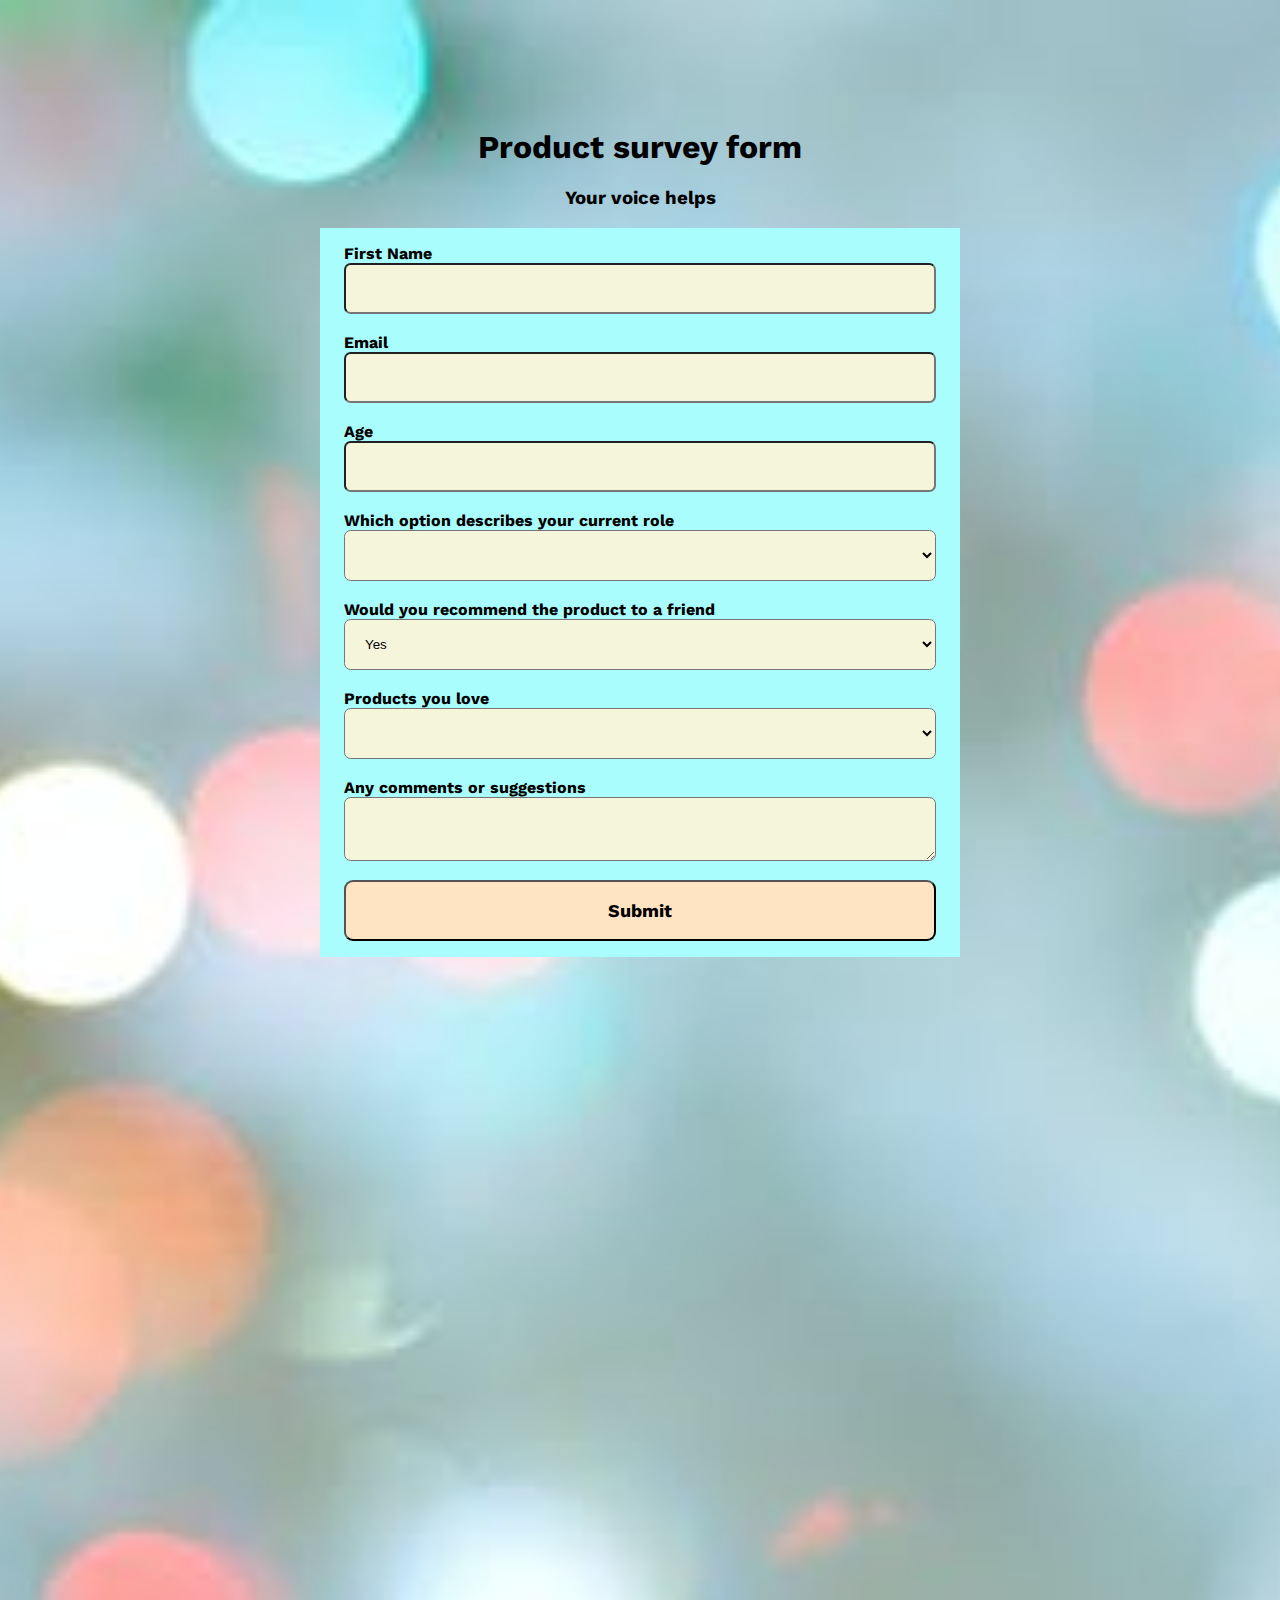
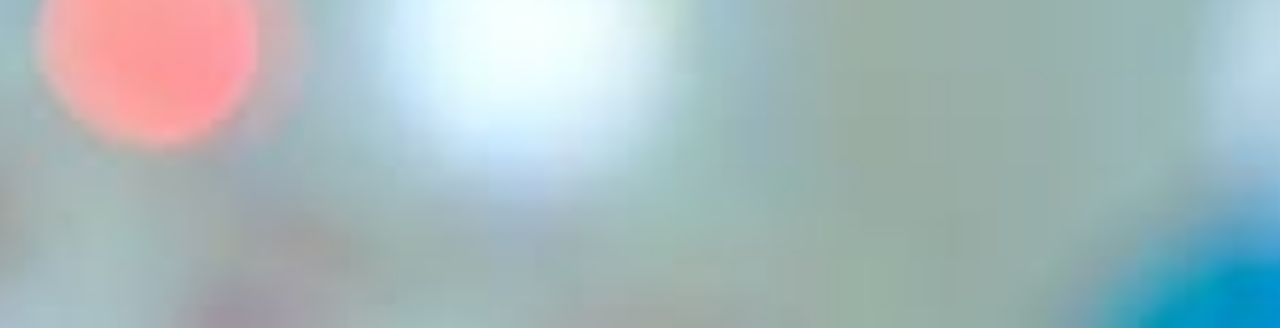
<file: Date.html>
<html>
  <head>
    <meta name="viewport" content="width=device-width, initial-scale=1.0" />
    <link rel="preconnect" href="https://fonts.gstatic.com" />
    <link
      href="https://fonts.googleapis.com/css2?family=Work+Sans&display=swap"
      rel="stylesheet"
    />
    <link rel="stylesheet" href="date.css" />
  </head>
  <body>
    <main>
      <div class="header-container">
        <h1>Product survey form</h1>
        <h3>Your voice helps</h3>
      </div>
      <div class="form-container">
        <form class="form-data">
          <label for="fname">First Name</label>
          <input
            class="amazing-input"
            type="text"
            id="fname"
            name="fname"
          /><br />

          <label for="email">Email</label>
          <input
            class="amazing-input"
            type="email"
            id="email"
            name="email"
          /><br />
          <label for="age">Age</label>
          <input
            class="amazing-input"
            type="number"
            id="age"
            name="age"
          /><br />
          <label for="role">Which option describes your current role</label>
          <select id="role" class="amazing-input">
            <option></option>
            <option>Business</option>
            <option>Executive</option>
            <option>Student</option>
            <option>Others</option>
          </select>
          <br />
          <label for="recommend"
            >Would you recommend the product to a friend</label
          >
          <select id="recommend" class="amazing-input">
            <option>Yes</option>
            <option>No</option>
          </select></br>
          <label for="services">Products you love</label>
          <select id="services" class="amazing-input">
            <option></option>
            <option>T9-01</option>
            <option>F35-01</option>
            <option>C56-matress</option>
            <option>C78-Bed</option>
            <option>FerryLine01</option>
          </select>
          <br />
          <label for="comments">Any comments or suggestions</label>
          <textarea class="amazing-input" id="comments"></textarea> <br />
          <input id="submit" class="submit-button" type="submit" />
        </form>
      </div>
    </main>
    <script src="./scripts/date.js"></script>
  </body>
</html>
</file>
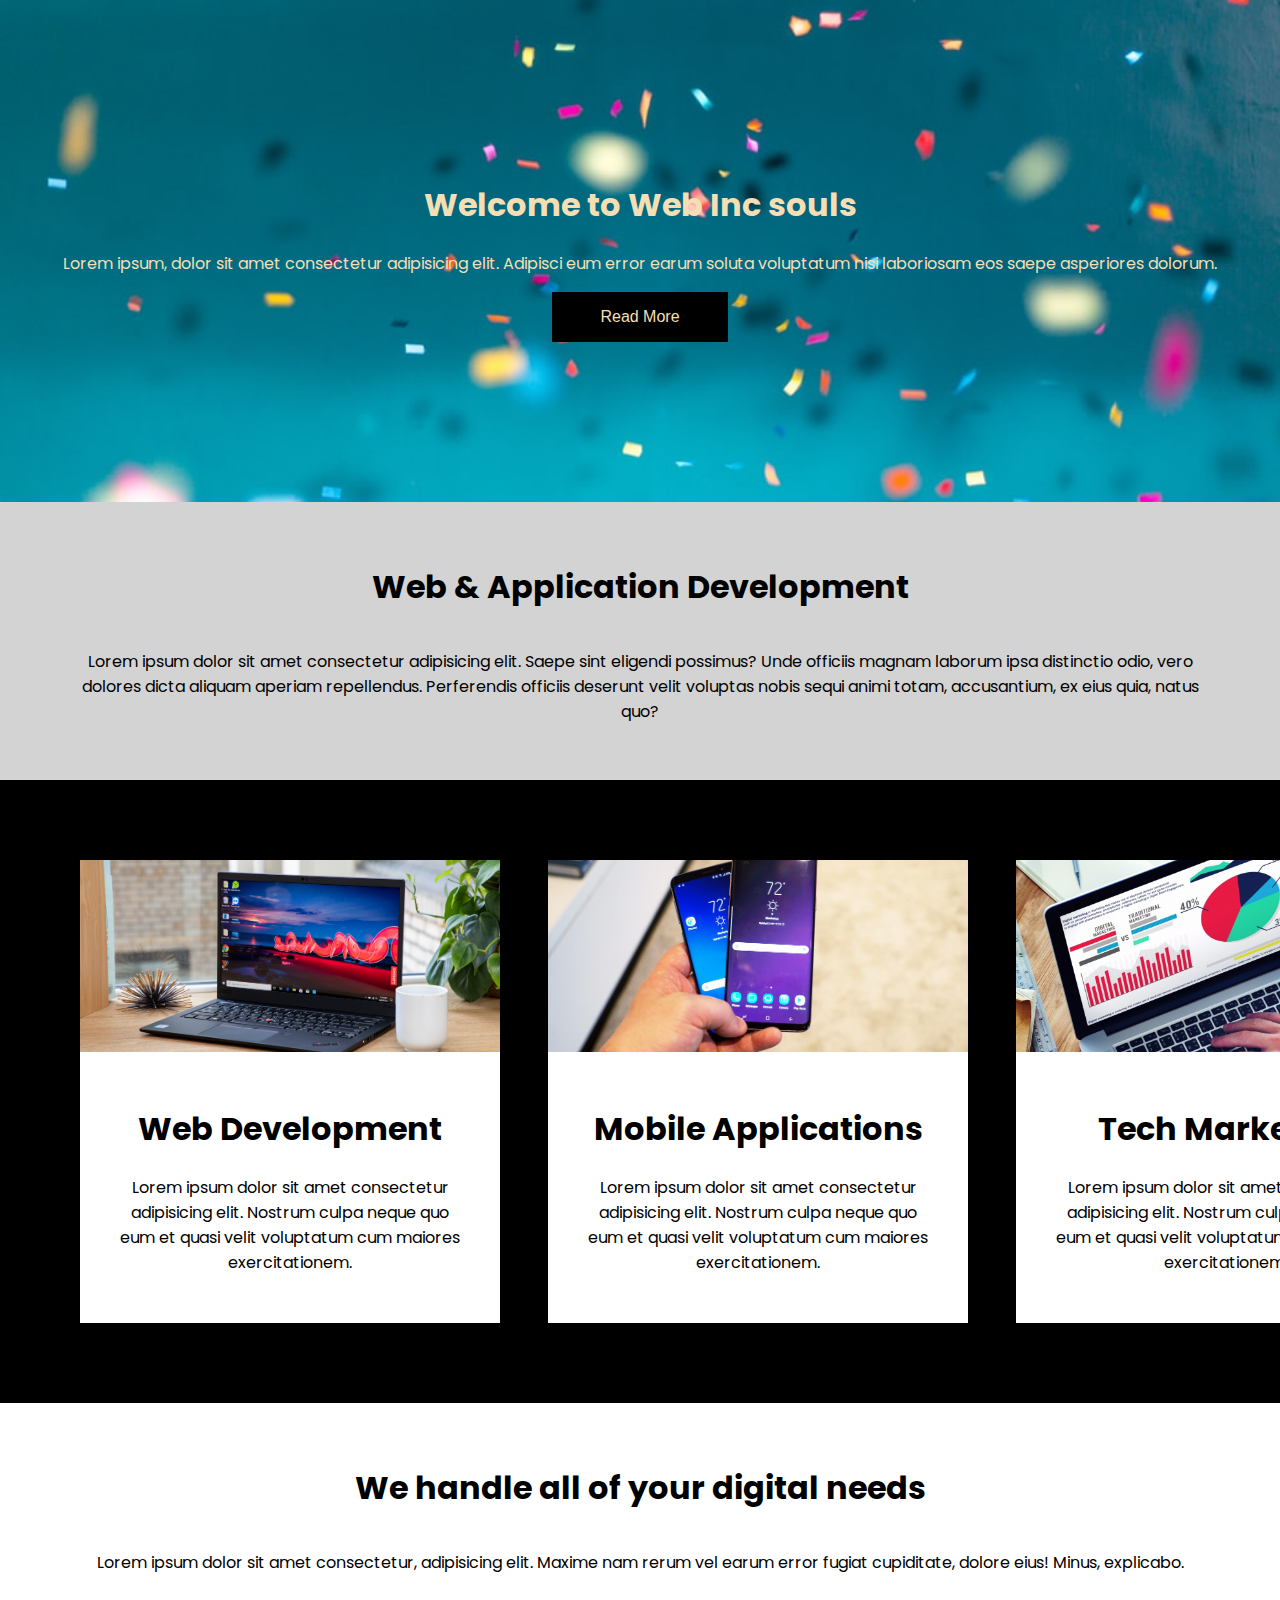
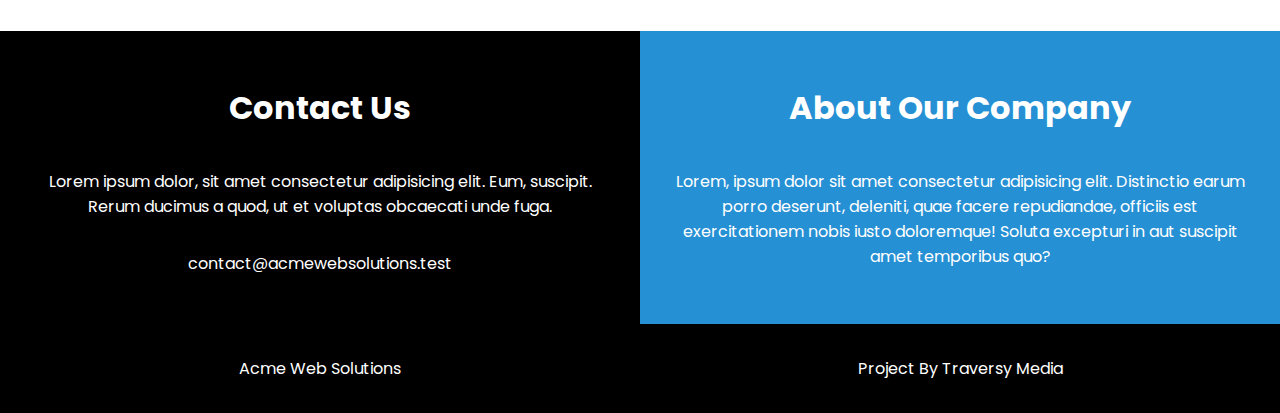
<file: LandingPage.html>
<html>
  <head>
    <meta name="viewport" content="width=device-width, initial-scale=1.0" />
    <title>Web inc souls</title>
    <link rel="preconnect" href="https://fonts.gstatic.com" />
    <link
      href="https://fonts.googleapis.com/css2?family=Poppins:wght@300;400&display=swap"
      rel="stylesheet"
    />
    <link rel="stylesheet" href="landingpage.css" />
  </head>
  <body>
    <main>
      <div class="main-header center-text-align">
        <h1>Welcome to Web Inc souls</h1>
        <p>
          Lorem ipsum, dolor sit amet consectetur adipisicing elit. Adipisci eum
          error earum soluta voluptatum nisi laboriosam eos saepe asperiores
          dolorum.
        </p>
        <button class="read-more-btn">Read More</button>
      </div>
      <div class="main-info">
        <h1>Web & Application Development</h1>
        <p>
          Lorem ipsum dolor sit amet consectetur adipisicing elit. Saepe sint
          eligendi possimus? Unde officiis magnam laborum ipsa distinctio odio,
          vero dolores dicta aliquam aperiam repellendus. Perferendis officiis
          deserunt velit voluptas nobis sequi animi totam, accusantium, ex eius
          quia, natus quo?
        </p>
      </div>
      <div class="offering-info">
        <div class="product-info product-info-general-margin">
           
            <img  src="assets/laptop.jpg" alt="web development"></img>
         
           <div class="product-info-text">
          <h1>Web Development</h1>
          <p>
            Lorem ipsum dolor sit amet consectetur adipisicing elit. Nostrum
            culpa neque quo eum et quasi velit voluptatum cum maiores
            exercitationem.
          </p>
        </div>
        </div>
        <div class="product-info product-info-general-margin">
            
            <img  src="assets/mobile.jpg" alt="Mobile App development"></img>
       
        <div class="product-info-text">
          <h1>Mobile Applications</h1>
          <p>
            Lorem ipsum dolor sit amet consectetur adipisicing elit. Nostrum
            culpa neque quo eum et quasi velit voluptatum cum maiores
            exercitationem.
          </p>
        </div>
        </div>
        <div class="product-info ">
         
            <img   src="assets/marketing.jpeg" alt="Technical Marketing"></img>
    
            <div class="product-info-text">
          <h1>Tech Marketing</h1>
          <p>
            Lorem ipsum dolor sit amet consectetur adipisicing elit. Nostrum
            culpa neque quo eum et quasi velit voluptatum cum maiores
            exercitationem.
          </p>
        </div>
        </div>
      </div>
      <div class="main-info second-info">
        <h1>We handle all of your digital needs</h1>
        <p>
          Lorem ipsum dolor sit amet consectetur, adipisicing elit. Maxime nam
          rerum vel earum error fugiat cupiditate, dolore eius! Minus,
          explicabo.
        </p>
    </div>
      <div class="company-details">
        <div class="company-details-info">
          <h1>Contact Us</h1>
          <p>
            Lorem ipsum dolor, sit amet consectetur adipisicing elit. Eum,
            suscipit. Rerum ducimus a quod, ut et voluptas obcaecati unde fuga.
          </p>
          <p>contact@acmewebsolutions.test</p>
        </div>
        <div class="company-details-info about-company">
          <h1>About Our Company</h1>
          <p>
            Lorem, ipsum dolor sit amet consectetur adipisicing elit. Distinctio
            earum porro deserunt, deleniti, quae facere repudiandae, officiis
            est exercitationem nobis iusto doloremque! Soluta excepturi in aut
            suscipit amet temporibus quo?
          </p>
        </div>
    </div>
  
    </main>
    <footer class="footer-last">
        <div>Acme Web Solutions </div>
        <div>Project By Traversy Media</div>
    </footer>
  
  </body>
</html>
</file>
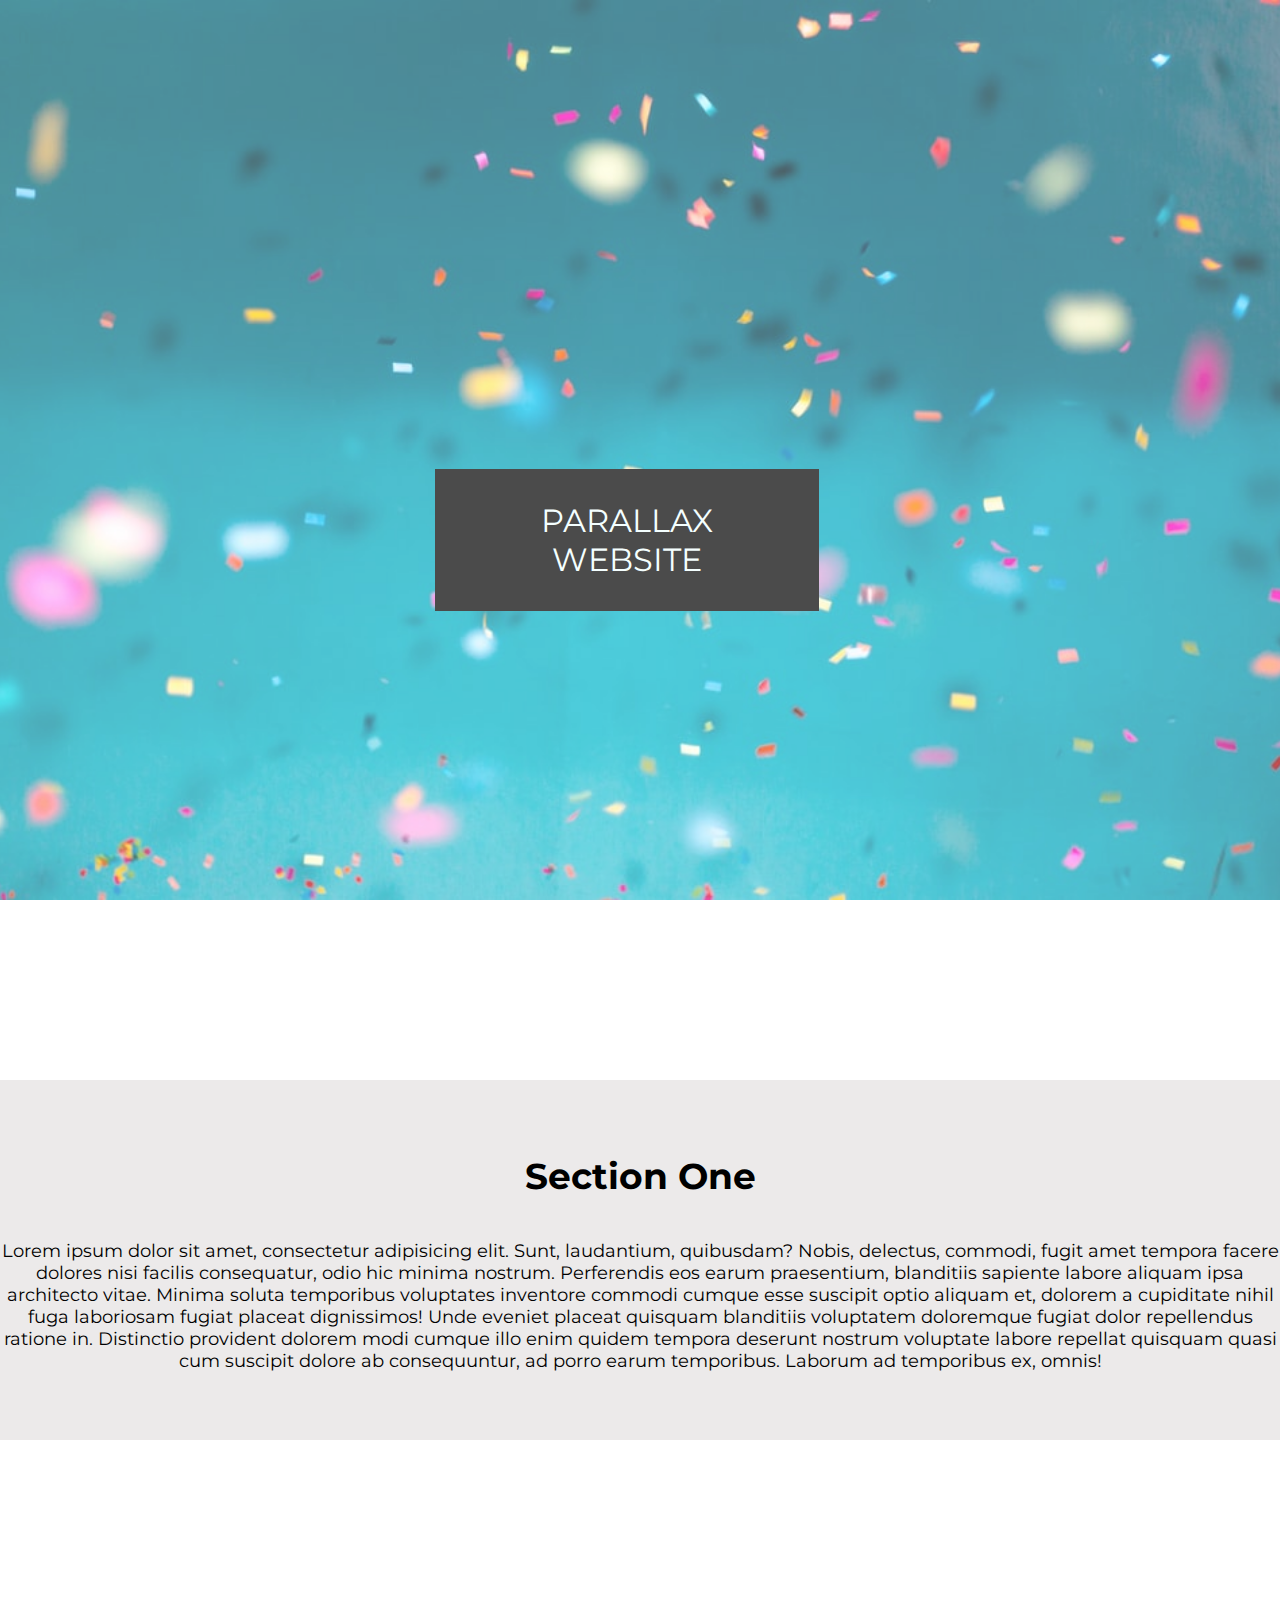
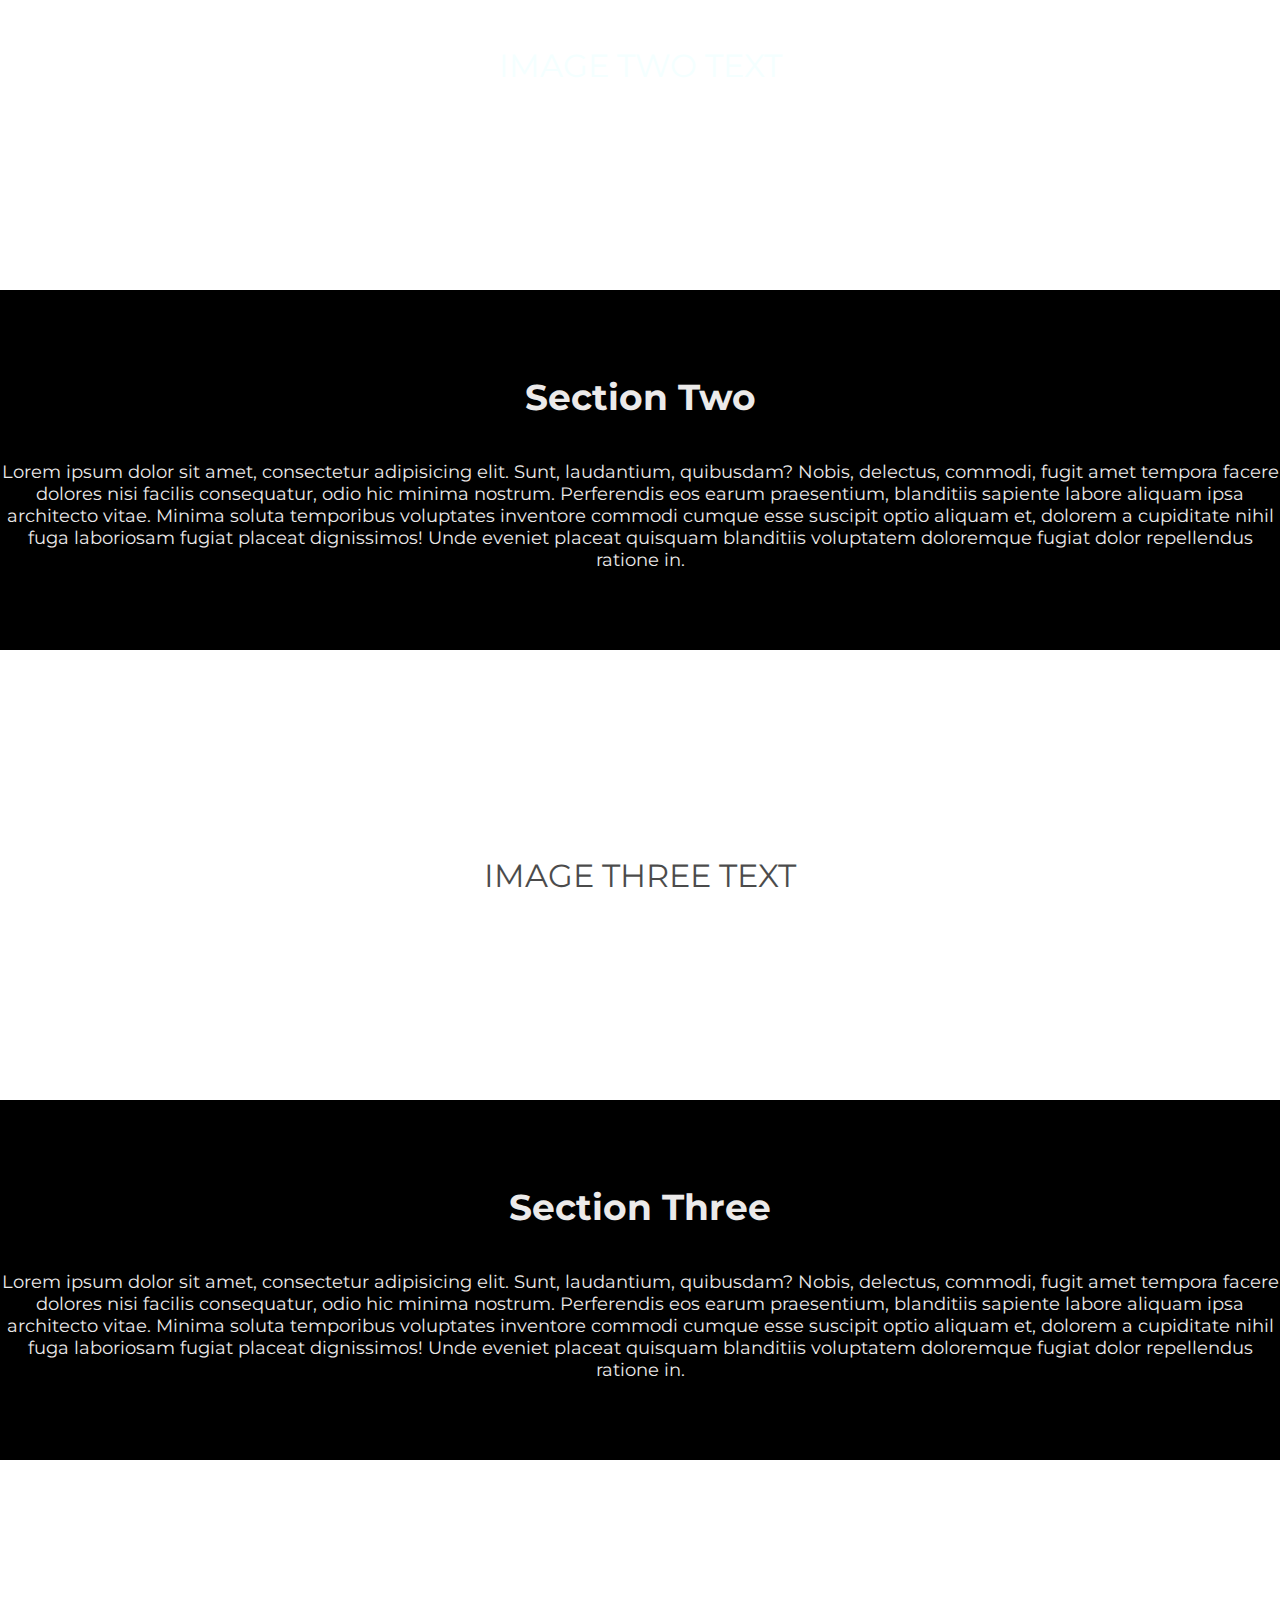
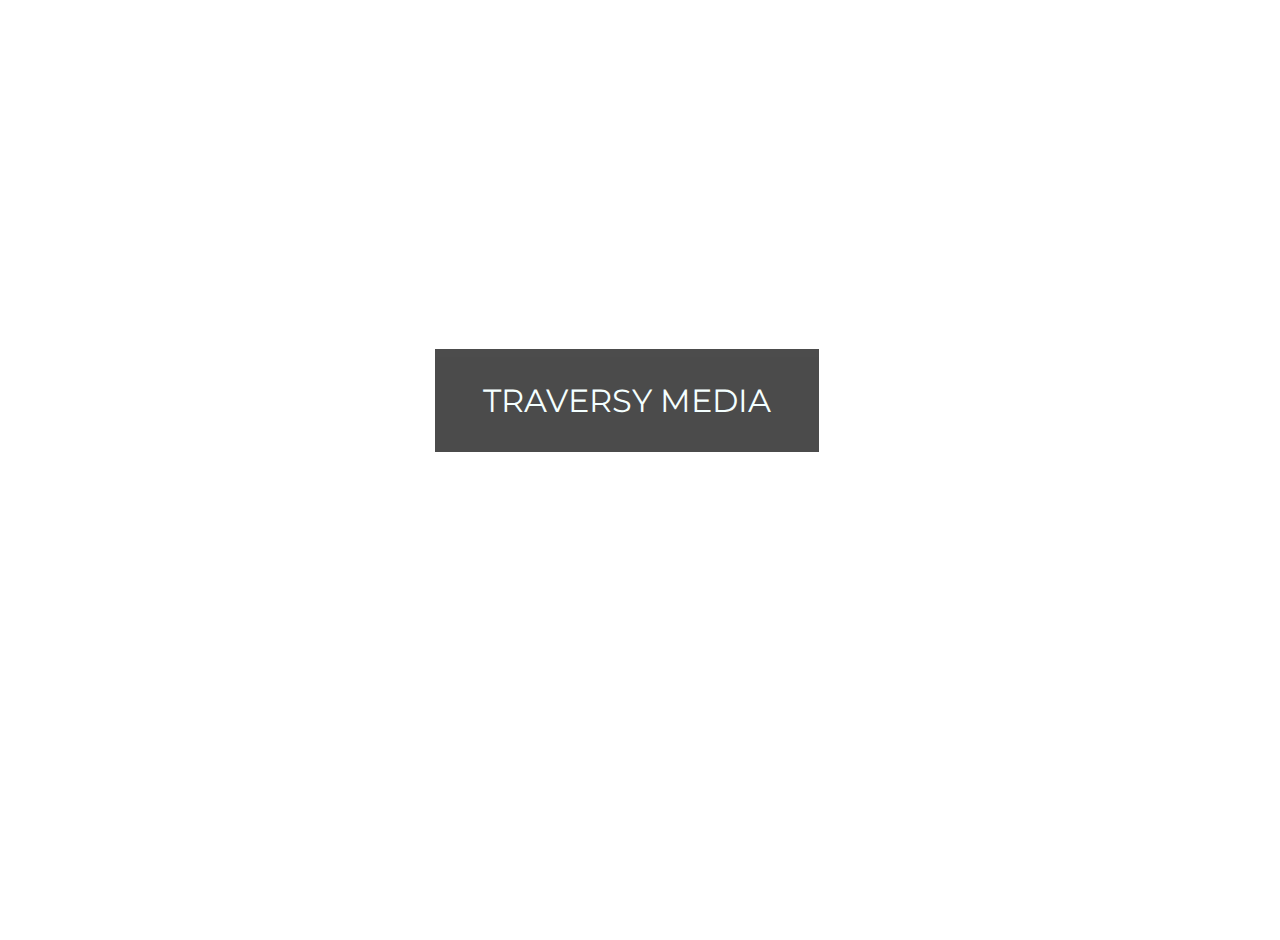
<file: parallax.html>
<html>
  <head>
    <meta name="viewport" content="width=device-width, initial-scale=1.0" />
    <link rel="preconnect" href="https://fonts.gstatic.com" />
    <link
      href="https://fonts.googleapis.com/css2?family=Montserrat&display=swap"
      rel="stylesheet"
    />
    <link rel="stylesheet" href="parallax.css" />
  </head>
  <body>
    <main>
      <section class="section head">
        <a class="main-header">parallax website</a>
      </section>
      <section class="section one sizing">
        <h1>Section One</h1>
        <p>
          Lorem ipsum dolor sit amet, consectetur adipisicing elit. Sunt,
          laudantium, quibusdam? Nobis, delectus, commodi, fugit amet tempora
          facere dolores nisi facilis consequatur, odio hic minima nostrum.
          Perferendis eos earum praesentium, blanditiis sapiente labore aliquam
          ipsa architecto vitae. Minima soluta temporibus voluptates inventore
          commodi cumque esse suscipit optio aliquam et, dolorem a cupiditate
          nihil fuga laboriosam fugiat placeat dignissimos! Unde eveniet placeat
          quisquam blanditiis voluptatem doloremque fugiat dolor repellendus
          ratione in. Distinctio provident dolorem modi cumque illo enim quidem
          tempora deserunt nostrum voluptate labore repellat quisquam quasi cum
          suscipit dolore ab consequuntur, ad porro earum temporibus. Laborum ad
          temporibus ex, omnis!
        </p>
      </section>
      <section class="section head1">
        <a>image two text</a>
      </section>
      <section class="section two sizing">
        <h1>Section Two</h1>
        <p>
          Lorem ipsum dolor sit amet, consectetur adipisicing elit. Sunt,
          laudantium, quibusdam? Nobis, delectus, commodi, fugit amet tempora
          facere dolores nisi facilis consequatur, odio hic minima nostrum.
          Perferendis eos earum praesentium, blanditiis sapiente labore aliquam
          ipsa architecto vitae. Minima soluta temporibus voluptates inventore
          commodi cumque esse suscipit optio aliquam et, dolorem a cupiditate
          nihil fuga laboriosam fugiat placeat dignissimos! Unde eveniet placeat
          quisquam blanditiis voluptatem doloremque fugiat dolor repellendus
          ratione in.
        </p>
      </section>
      <section class="section head2">
        <a>image three text</a>
      </section>
      <section class="section three sizing">
        <h1>Section Three</h1>
        <p>
          Lorem ipsum dolor sit amet, consectetur adipisicing elit. Sunt,
          laudantium, quibusdam? Nobis, delectus, commodi, fugit amet tempora
          facere dolores nisi facilis consequatur, odio hic minima nostrum.
          Perferendis eos earum praesentium, blanditiis sapiente labore aliquam
          ipsa architecto vitae. Minima soluta temporibus voluptates inventore
          commodi cumque esse suscipit optio aliquam et, dolorem a cupiditate
          nihil fuga laboriosam fugiat placeat dignissimos! Unde eveniet placeat
          quisquam blanditiis voluptatem doloremque fugiat dolor repellendus
          ratione in.
        </p>
      </section>
      <section class="section head">
        <a class="main-header">traversy media</a>
      </section>
    </main>
  </body>
</html>
</file>
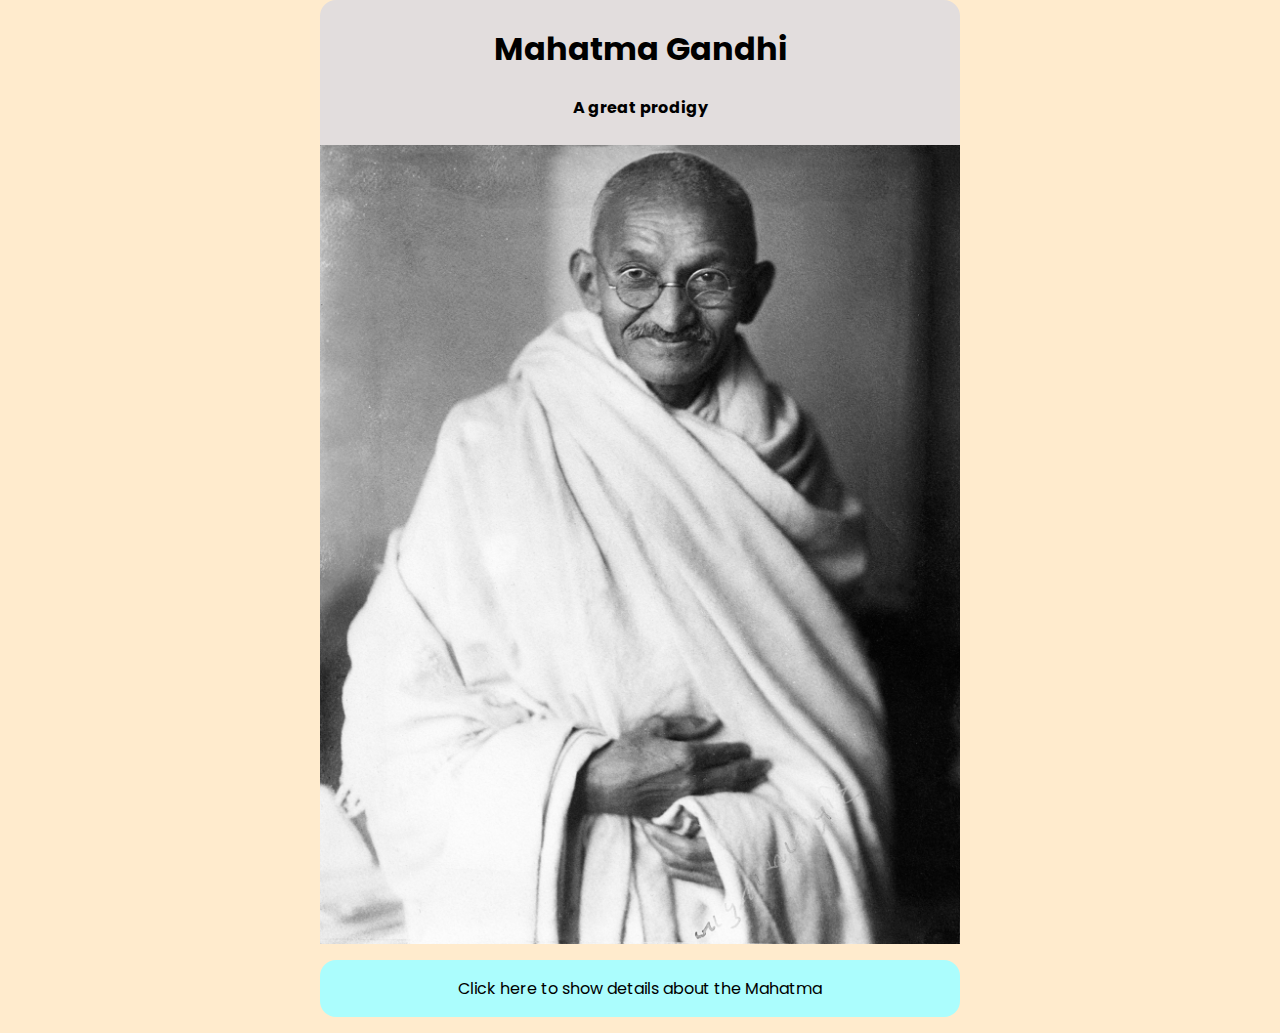
<file: Tribute.html>
<html>

<head>
    <link rel="preconnect" href="https://fonts.gstatic.com">
<link href="https://fonts.googleapis.com/css2?family=Poppins:ital,wght@0,400;1,300&display=swap" rel="stylesheet">
    <link rel="stylesheet" href="tribute.css" />
</head>

<body>
    <main>
        <div class="header-container">
        <h1>Mahatma Gandhi</h1>
        <h4>A great prodigy</h4>
        </div>
        <img src="./assets/Mahatma-Gandhi.jpg" alt="Gandhi pic"></img>
        <p class="load-desc">Click here to show details about the Mahatma</p>
        <p class="about-desc">
            Mohandas Karamchand Gandhi [2] 2 October 1869 – 30 January 1948), also known as Mahatma Gandhi, was an Indian lawyer,[3] anti-colonial nationalist,[4] and political ethicist,[5] who employed nonviolent resistance to lead the successful campaign for India's independence from British rule,[6] and in turn inspired movements for civil rights and freedom across the world. The honorific Mahātmā (Sanskrit: "great-souled", "venerable"), first applied to him in 1914 in South Africa, is now used throughout the world.[7][8]

            Born and raised in a Hindu family in coastal Gujarat, western India, Gandhi trained in law at the Inner Temple, London, and was called to the bar at age 22 in June 1891. After two uncertain years in India, where he was unable to start a successful law practice, he moved to South Africa in 1893 to represent an Indian merchant in a lawsuit. He went on to stay for 21 years. It was in South Africa that Gandhi raised a family, and first employed nonviolent resistance in a campaign for civil rights. In 1915, aged 45, he returned to India. He set about organising peasants, farmers, and urban labourers to protest against excessive land-tax and discrimination. Assuming leadership of the Indian National Congress in 1921, Gandhi led nationwide campaigns for easing poverty, expanding women's rights, building religious and ethnic amity, ending untouchability, and above all for achieving Swaraj or self-rule.[9]
        </p>
    </main>
    <script src="./scripts/tribute.js"></script>
</body>

</html>
</file>
<file: date.css>
body {
  margin: 0;
  background-image: url("./assets/bgimage.jpeg");
  background-repeat: no-repeat, repeat;
  background-position: center;
  background-size: cover;
  height: 200vh;
}
main {
  margin: 10% 25% 0 25%;
}
.form-container {
  font-family: "Work Sans", sans-serif;
  font-weight: bold;
  size: 1em;
  background: rgb(169, 253, 253);
  padding: 1em 1.5em;
}
.header-container {
  font-family: "Work Sans", sans-serif;
  text-align: center;
}
.form-data {
  margin: 0 auto;
  display: flex;
  flex-direction: column;
}

.amazing-input {
  padding: 1.2em;
  border-radius: 0.5em;
  background-color: beige;
}

option {
  background-color: rgb(184, 250, 255);
  font-size: 2em;
}

.submit-button {
  font-family: "Work Sans", sans-serif;
  padding: 1em 1.5em 1em 1.5em;
  border-radius: 0.5em;
  font-size: large;
  font-weight: bold;
  background-color: bisque;
}

input[type]:focus,
textarea:focus,
select:focus {
  background-color: rgb(168, 235, 252);
}
</file>
<file: landingpage.css>
body {
  margin: 0;
  width: 100%;
}

main {
  font-family: "Poppins", sans-serif;
  display: flex;
  flex-direction: column;
}
.center-text-align {
  text-align: center;
}
.main-header {
  background-color: black;
  background-image: url(./assets/bg1.jpg);
  background-size: cover;
  background-repeat: no-repeat;
  color: wheat;
  padding: 10em 3.5em;
}
.read-more-btn {
  padding: 1em 3em;
  color: wheat;
  background-color: black;
  border: 0px;
  font-size: 1em;
}

.read-more-btn:hover {
  background-color: beige;
  color: black;
  cursor: pointer;
}
.main-info {
  background-color: lightgrey;
  color: black;
  padding: 2.5em 5em;
  text-align: center;
  display: flex;
  flex-direction: column;
}

.second-info {
  background-color: white;
}
.offering-info {
  display: flex;
  justify-content: space-evenly;
  background-color: black;
  padding: 5em;
}

.product-info {
  display: flex;
  justify-content: space-between;
  flex-direction: column;
  background-color: white;
  text-align: center;
  width: 40%;
  min-width: 420px;
  box-sizing: border-box;
}

.product-info-general-margin {
  margin-right: 3em;
}

.product-info-text {
  padding: 2em;
}

img {
  width: 100%;
  height: 15vw;
  object-fit: cover;
}

.company-details {
  display: flex;
  color: white;
}
.company-details-info {
  display: flex;
  flex-direction: column;
  text-align: center;
  padding: 2em;
  background-color: black;
  width: 50%;
  box-sizing: border-box;
}
.about-company {
  background-color: #2690d4;
}

.footer-last {
  font-family: "Poppins", sans-serif;
  display: flex;
  width: 100%;
}
.footer-last div {
  color: white;
  background-color: black;
  padding: 2em;
  text-align: center;
  width: 50%;
}
@media (max-width: 700px) {
  html,
  body {
    max-width: 100%;
    overflow-x: hidden;
  }
  .read-more-btn {
    padding: 2em 3em;
    border: 0px;
    font-size: 1em;
  }
  .offering-info {
    display: flex;
    flex-direction: column;
  }

  .product-info {
    display: flex;
    justify-content: space-between;
    flex-direction: column;
    width: 100%;
  }

  .product-info-general-margin {
    margin-bottom: 3em;
  }
  img {
    width: 100%;
    height: 15vh;
    object-fit: cover;
  }

  .company-details {
    display: flex;
    flex-direction: column;
    color: white;
  }
  .company-details-info {
    width: 100%;
  }
  .footer-last {
    display: flex;
    flex-direction: column;
  }
  .footer-last div {
    width: 100%;
  }
}
</file>
<file: parallax.css>
body {
  margin: 0;
}
main {
  display: flex;
  flex-direction: column;
  font-family: "Montserrat", sans-serif;
}

.section {
  display: flex;
  flex-direction: column;
  justify-content: center;
}

.sizing {
  box-sizing: border-box;
}
.head,
.head1,
.head2 {
  position: relative;
  background-position: center;
  background-size: cover;
  background-repeat: no-repeat;
  opacity: 0.7;
  background-attachment: fixed;
}
.one,
.two,
.three {
  height: 40vh;
  font-size: large;
  text-align: center;
}

.head {
  background-image: url(./assets/bg1.jpg);
  background-size: cover;
  min-height: 120vh;
}

.one {
  background-color: rgb(236, 234, 234);
}
.head1,
.head2 {
  text-align: center;
  text-transform: uppercase;
  font-size: 2em;
}

.head1 {
  background-image: url(./assets/bg2.jpg);
  height: 50vh;
  color: azure;
}
.two {
  background-color: black;
  color: rgb(236, 234, 234);
}
.head2 {
  background-image: url(./assets/bg3.jpg);
  height: 50vh;
}
.three {
  background-color: black;
  color: rgb(236, 234, 234);
}
.main-header {
  text-transform: uppercase;
  display: flex;
  flex-direction: column;
  text-align: center;
  margin: 25% 34%;
  font-size: 2rem;
  background-color: black;
  color: azure;
  width: 25%;
  padding: 1em;
}
</file>
<file: tribute.css>
body {
  margin: 0;
  background-color: blanchedalmond;
}

main {
  font-family: "Poppins", sans-serif;
  margin-left: 25%;
  margin-right: 25%;
  min-width: 400px;
  text-align: center;
  display: flex;
  flex-direction: column;
}
img {
  width: 100%;

  object-fit: cover;
}
.header-container {
  background: #e2dddd;
  display: flex;
  flex-direction: column;
  justify-content: space-between;
  padding: 0.25em;
  border-top-left-radius: 1em;
  border-top-right-radius: 1em;
}
h4 {
  margin-top: 0px;
}

.load-desc {
  background-color: rgb(171, 253, 253);
  border-radius: 1em;
  padding: 1em;
}
.about-desc {
  background-color: darkkhaki;
  border-radius: 1em;
  display: none;
  padding: 1em;
}
</file>
